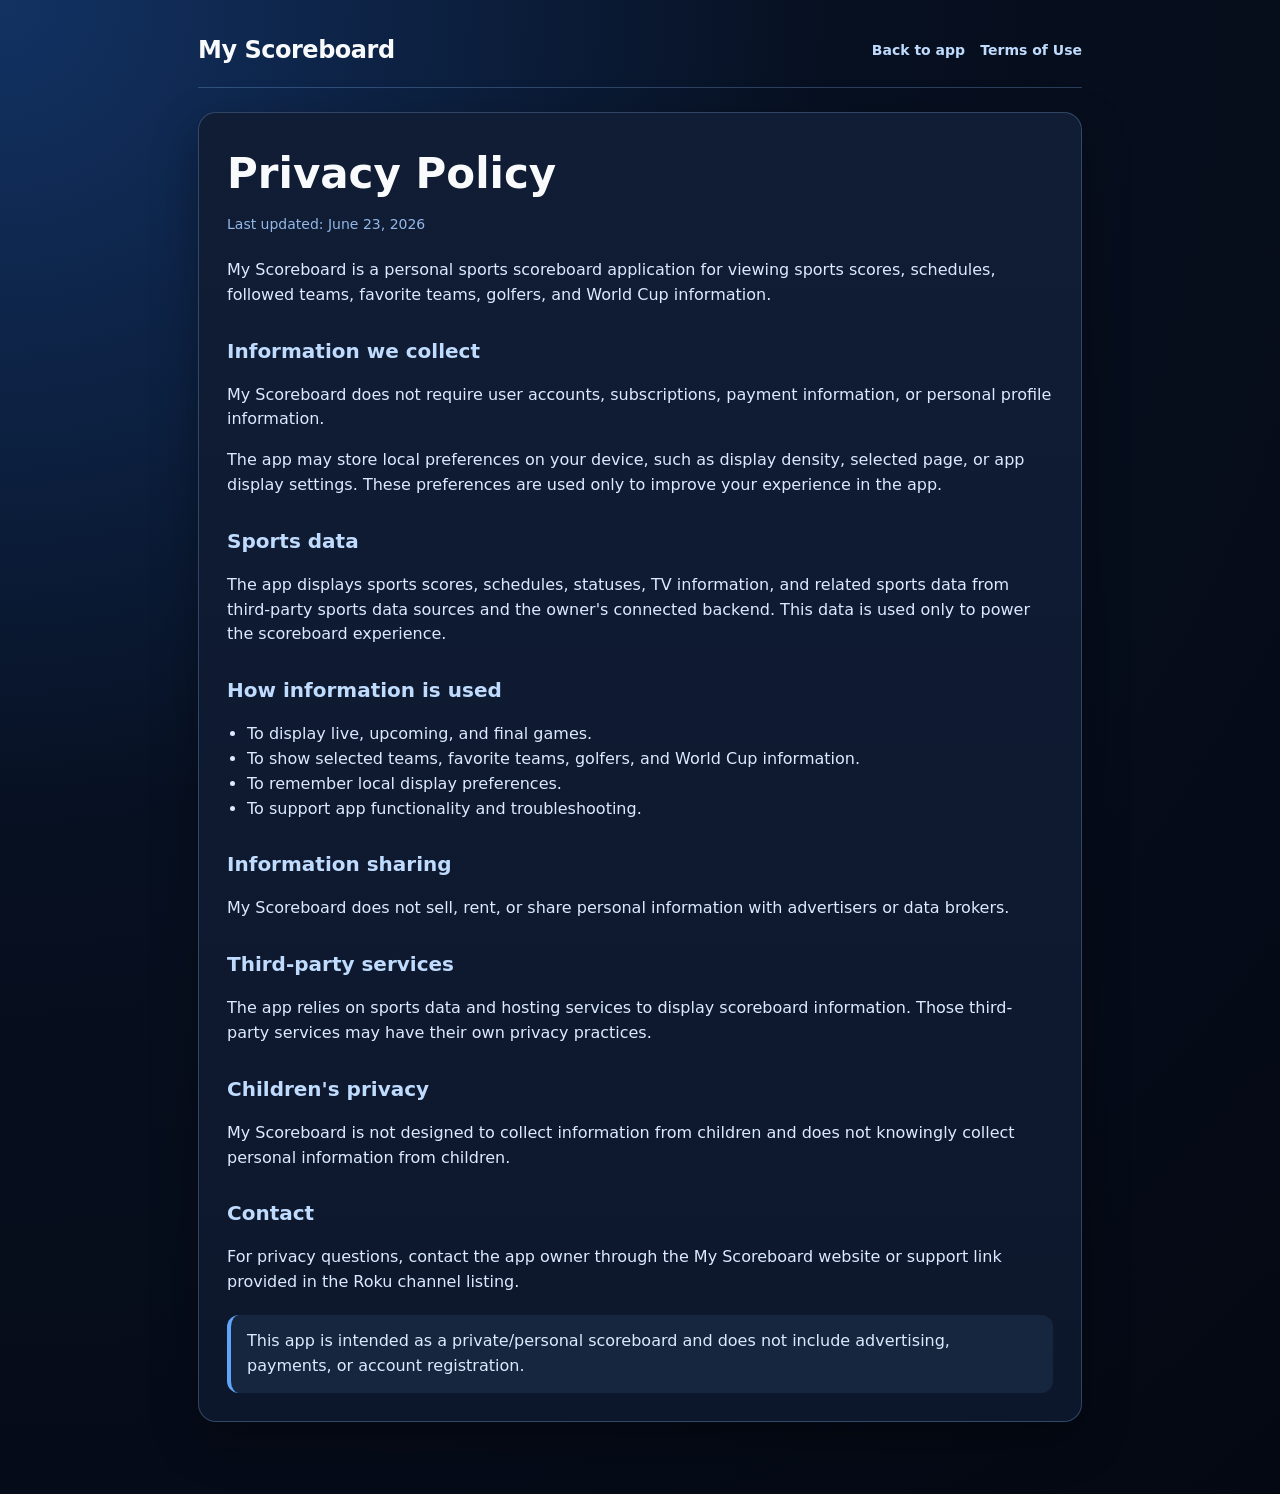
<file: privacy.html>
<!DOCTYPE html>
<html lang="en">
<head>
  <meta charset="UTF-8" />
  <meta name="viewport" content="width=device-width, initial-scale=1.0" />
  <title>Privacy Policy | My Scoreboard</title>
  <meta name="theme-color" content="#071021" />
  <style>
    :root {
      color-scheme: dark;
      --bg: #071021;
      --panel: #101d35;
      --panel-2: #17263f;
      --text: #f8fafc;
      --muted: #93b8e8;
      --line: rgba(147,197,253,.26);
      --accent: #60a5fa;
    }
    * { box-sizing: border-box; }
    body {
      margin: 0;
      font-family: system-ui, -apple-system, BlinkMacSystemFont, "Segoe UI", sans-serif;
      background: radial-gradient(circle at top left, #123263 0%, var(--bg) 42%, #040812 100%);
      color: var(--text);
      line-height: 1.55;
    }
    .legal-wrap {
      max-width: 920px;
      margin: 0 auto;
      padding: 32px 18px 72px;
    }
    .legal-top {
      display: flex;
      justify-content: space-between;
      gap: 18px;
      align-items: center;
      padding-bottom: 18px;
      border-bottom: 1px solid var(--line);
      margin-bottom: 24px;
    }
    .brand { font-size: 24px; font-weight: 900; letter-spacing: -.02em; }
    .legal-top a {
      color: #bfdbfe;
      text-decoration: none;
      font-weight: 800;
      font-size: 14px;
    }
    .legal-top a:hover { color: white; text-decoration: underline; }
    .legal-card {
      background: linear-gradient(180deg, var(--panel), #0d172c);
      border: 1px solid var(--line);
      border-radius: 18px;
      padding: 28px;
      box-shadow: 0 18px 48px rgba(0,0,0,.32);
    }
    h1 { margin: 0 0 8px; font-size: clamp(28px, 4vw, 42px); }
    .updated { color: var(--muted); margin: 0 0 22px; font-size: 14px; }
    h2 { color: #bfdbfe; margin: 28px 0 8px; font-size: 20px; }
    p, li { color: #dbeafe; }
    ul { padding-left: 20px; }
    .note {
      background: var(--panel-2);
      border-left: 4px solid var(--accent);
      border-radius: 12px;
      padding: 14px 16px;
      color: #dbeafe;
      margin-top: 20px;
    }
    @media (max-width: 620px) {
      .legal-card { padding: 20px; border-radius: 14px; }
      .legal-top { align-items: flex-start; flex-direction: column; }
    }
</style>
</head>
<body>
  <main class="legal-wrap">
    <div class="legal-top">
      <div class="brand">My Scoreboard</div>
      <div><a href="index.html">Back to app</a> &nbsp; <a href="terms.html">Terms of Use</a></div>
    </div>
    <article class="legal-card">
      <h1>Privacy Policy</h1>
      <p class="updated">Last updated: June 23, 2026</p>
      <p>My Scoreboard is a personal sports scoreboard application for viewing sports scores, schedules, followed teams, favorite teams, golfers, and World Cup information.</p>
      <h2>Information we collect</h2>
      <p>My Scoreboard does not require user accounts, subscriptions, payment information, or personal profile information.</p>
      <p>The app may store local preferences on your device, such as display density, selected page, or app display settings. These preferences are used only to improve your experience in the app.</p>
      <h2>Sports data</h2>
      <p>The app displays sports scores, schedules, statuses, TV information, and related sports data from third-party sports data sources and the owner's connected backend. This data is used only to power the scoreboard experience.</p>
      <h2>How information is used</h2>
      <ul>
        <li>To display live, upcoming, and final games.</li>
        <li>To show selected teams, favorite teams, golfers, and World Cup information.</li>
        <li>To remember local display preferences.</li>
        <li>To support app functionality and troubleshooting.</li>
      </ul>
      <h2>Information sharing</h2>
      <p>My Scoreboard does not sell, rent, or share personal information with advertisers or data brokers.</p>
      <h2>Third-party services</h2>
      <p>The app relies on sports data and hosting services to display scoreboard information. Those third-party services may have their own privacy practices.</p>
      <h2>Children's privacy</h2>
      <p>My Scoreboard is not designed to collect information from children and does not knowingly collect personal information from children.</p>
      <h2>Contact</h2>
      <p>For privacy questions, contact the app owner through the My Scoreboard website or support link provided in the Roku channel listing.</p>
      <div class="note">This app is intended as a private/personal scoreboard and does not include advertising, payments, or account registration.</div>
    </article>
  </main>
</body>
</html>
</file>
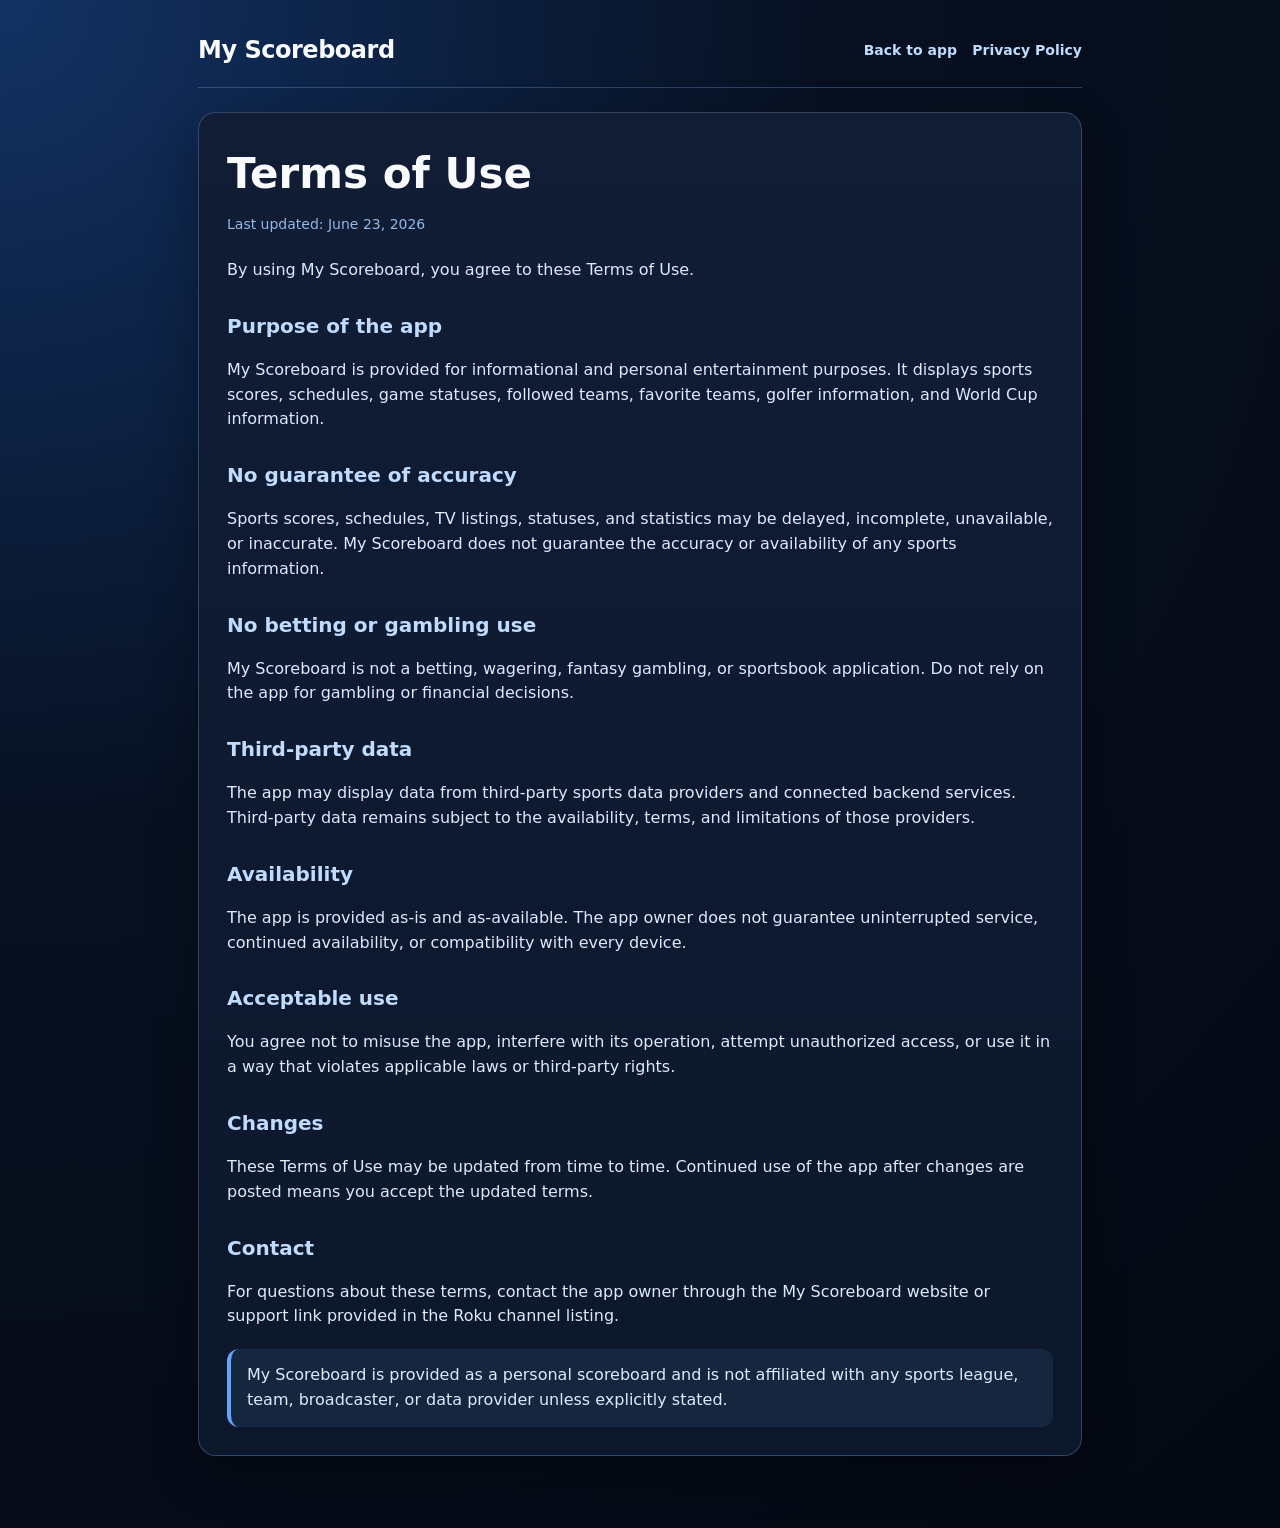
<file: terms.html>
<!DOCTYPE html>
<html lang="en">
<head>
  <meta charset="UTF-8" />
  <meta name="viewport" content="width=device-width, initial-scale=1.0" />
  <title>Terms of Use | My Scoreboard</title>
  <meta name="theme-color" content="#071021" />
  <style>
    :root {
      color-scheme: dark;
      --bg: #071021;
      --panel: #101d35;
      --panel-2: #17263f;
      --text: #f8fafc;
      --muted: #93b8e8;
      --line: rgba(147,197,253,.26);
      --accent: #60a5fa;
    }
    * { box-sizing: border-box; }
    body {
      margin: 0;
      font-family: system-ui, -apple-system, BlinkMacSystemFont, "Segoe UI", sans-serif;
      background: radial-gradient(circle at top left, #123263 0%, var(--bg) 42%, #040812 100%);
      color: var(--text);
      line-height: 1.55;
    }
    .legal-wrap {
      max-width: 920px;
      margin: 0 auto;
      padding: 32px 18px 72px;
    }
    .legal-top {
      display: flex;
      justify-content: space-between;
      gap: 18px;
      align-items: center;
      padding-bottom: 18px;
      border-bottom: 1px solid var(--line);
      margin-bottom: 24px;
    }
    .brand { font-size: 24px; font-weight: 900; letter-spacing: -.02em; }
    .legal-top a {
      color: #bfdbfe;
      text-decoration: none;
      font-weight: 800;
      font-size: 14px;
    }
    .legal-top a:hover { color: white; text-decoration: underline; }
    .legal-card {
      background: linear-gradient(180deg, var(--panel), #0d172c);
      border: 1px solid var(--line);
      border-radius: 18px;
      padding: 28px;
      box-shadow: 0 18px 48px rgba(0,0,0,.32);
    }
    h1 { margin: 0 0 8px; font-size: clamp(28px, 4vw, 42px); }
    .updated { color: var(--muted); margin: 0 0 22px; font-size: 14px; }
    h2 { color: #bfdbfe; margin: 28px 0 8px; font-size: 20px; }
    p, li { color: #dbeafe; }
    ul { padding-left: 20px; }
    .note {
      background: var(--panel-2);
      border-left: 4px solid var(--accent);
      border-radius: 12px;
      padding: 14px 16px;
      color: #dbeafe;
      margin-top: 20px;
    }
    @media (max-width: 620px) {
      .legal-card { padding: 20px; border-radius: 14px; }
      .legal-top { align-items: flex-start; flex-direction: column; }
    }
</style>
</head>
<body>
  <main class="legal-wrap">
    <div class="legal-top">
      <div class="brand">My Scoreboard</div>
      <div><a href="index.html">Back to app</a> &nbsp; <a href="privacy.html">Privacy Policy</a></div>
    </div>
    <article class="legal-card">
      <h1>Terms of Use</h1>
      <p class="updated">Last updated: June 23, 2026</p>
      <p>By using My Scoreboard, you agree to these Terms of Use.</p>
      <h2>Purpose of the app</h2>
      <p>My Scoreboard is provided for informational and personal entertainment purposes. It displays sports scores, schedules, game statuses, followed teams, favorite teams, golfer information, and World Cup information.</p>
      <h2>No guarantee of accuracy</h2>
      <p>Sports scores, schedules, TV listings, statuses, and statistics may be delayed, incomplete, unavailable, or inaccurate. My Scoreboard does not guarantee the accuracy or availability of any sports information.</p>
      <h2>No betting or gambling use</h2>
      <p>My Scoreboard is not a betting, wagering, fantasy gambling, or sportsbook application. Do not rely on the app for gambling or financial decisions.</p>
      <h2>Third-party data</h2>
      <p>The app may display data from third-party sports data providers and connected backend services. Third-party data remains subject to the availability, terms, and limitations of those providers.</p>
      <h2>Availability</h2>
      <p>The app is provided as-is and as-available. The app owner does not guarantee uninterrupted service, continued availability, or compatibility with every device.</p>
      <h2>Acceptable use</h2>
      <p>You agree not to misuse the app, interfere with its operation, attempt unauthorized access, or use it in a way that violates applicable laws or third-party rights.</p>
      <h2>Changes</h2>
      <p>These Terms of Use may be updated from time to time. Continued use of the app after changes are posted means you accept the updated terms.</p>
      <h2>Contact</h2>
      <p>For questions about these terms, contact the app owner through the My Scoreboard website or support link provided in the Roku channel listing.</p>
      <div class="note">My Scoreboard is provided as a personal scoreboard and is not affiliated with any sports league, team, broadcaster, or data provider unless explicitly stated.</div>
    </article>
  </main>
</body>
</html>
</file>
